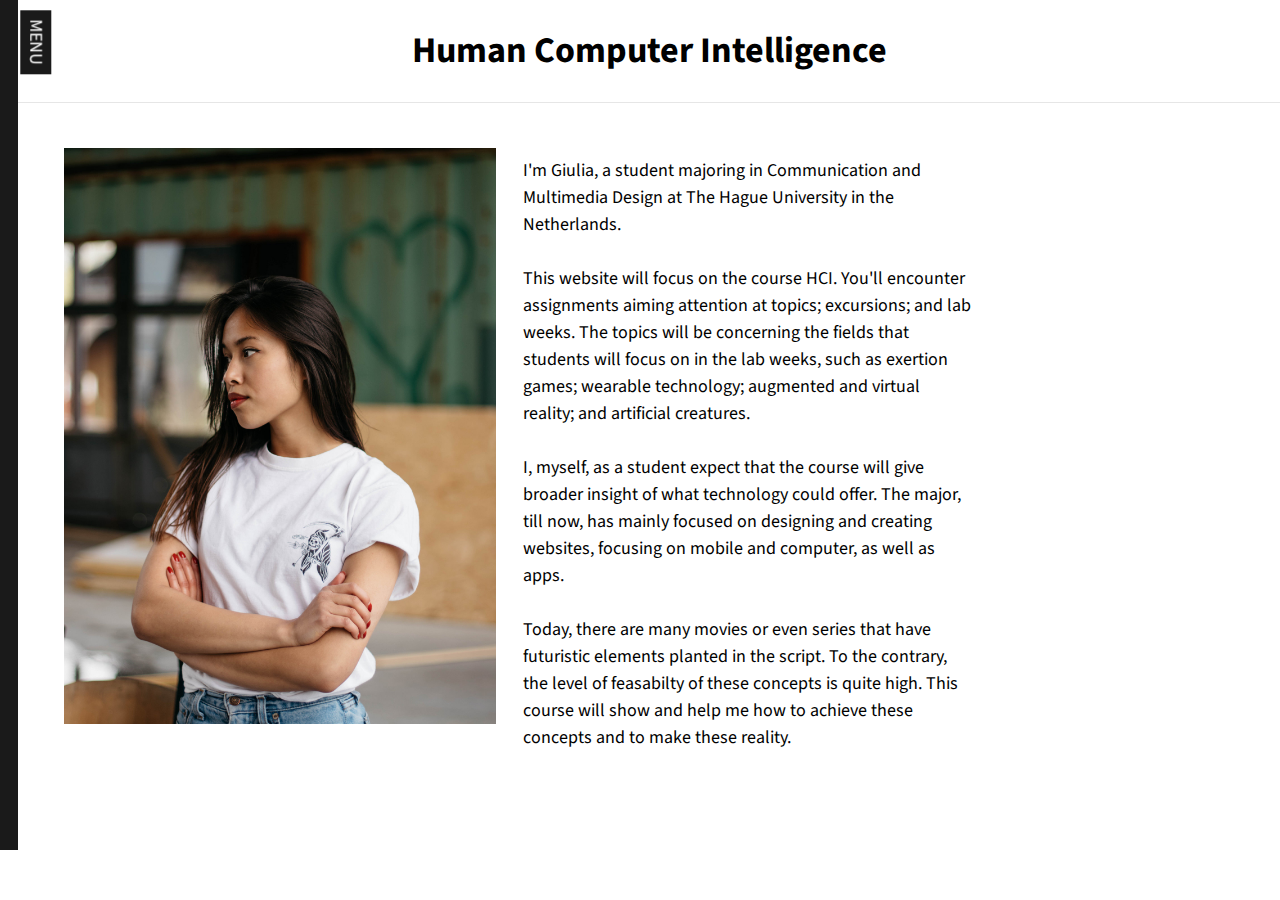
<file: index.html>
<!DOCTYPE html>
<html lang="en-US">

<head>
    <meta charset="UTF-8">
    <meta name="viewport" content="width=device-width, initial-scale=1">
    <title>Giulia de Goede HCI</title>
    <link href="https://fonts.googleapis.com/css?family=PT+Serif:400,400i,700,700i|Source+Sans+Pro:400,400i,600,600i" rel="stylesheet">
    <link rel="stylesheet" href="style-main.css" type="text/css" media="all">
	<script src="functions.js" defer></script>
</head>

<body class="site">
    <header class="masthead">
        <h1 class="site-title">Human Computer Intelligence</h1>
    </header><!-- .masthead -->

    <section class="main-nav">
		<button class="trigger" aria-expanded="false">MENU<span class="screen-reader-text">Reveal menu</span></button>

		<nav>
			<ul>
				<li><a href="index.html">HOME</a></li>
                <li>TOPICS</li>
                    <ul>
                        <li><a href="exertionGames.html">Exertion Games</a></li>
                        <li><a href="hc2.html">AR and VR</a></li>
                        <li><a href="hc3.html">Wearables</a></li>
                        <li><a href="artificialcreatures.html">Artificial Creatures</a></li>
                    </ul>
                <li>WORKSHOPS</li>
                    <ul>
                        <li><a href="workshop1.html">Computer Vision</a></li>
                        <li><a href="workshop2.html">Unity/Projection Mapping</a></li>
                        <li><a href="">Arduino</a></li>
                    </ul>
                <li><a href="excursie.html">EXCURSION</a></li>
                <li><a href="labweeks.html">LAB WEEKS</a></li>
			</ul>
		</nav>
	</section><!-- .main-nav -->

    <main id="content" class="main-area">
        <ul class="cards">
            <li class="card-item double">
                    <figure class="card">
                        <img src="images/giulia.jpg" alt="Lines on a tropical leaf.">
                        <figcaption class="caption">
                        </figcaption>
                    </figure>
            </li>
            <li class="card-item">
				<p>I'm Giulia, a student majoring in Communication and Multimedia Design at The Hague University in the Netherlands. <br/></br/>This website will focus on the course HCI. You'll encounter assignments aiming attention at topics; excursions; and lab weeks. The topics will be concerning the fields that students will focus on in the lab weeks, such as exertion games; wearable technology; augmented and virtual reality; and artificial creatures.<br/><br/>I, myself, as a student expect that the course will give broader insight of what technology could offer. The major, till now, has mainly focused on designing and creating websites, focusing on mobile and computer, as well as apps. <br/><br/>Today, there are many movies or even series that have futuristic elements planted in the script. To the contrary, the level of feasabilty of these concepts is quite high. This course will show and help me how to achieve these concepts and to make these reality.</p>
            </li>
        </ul>
    </main>
</body>

</html>
</file>
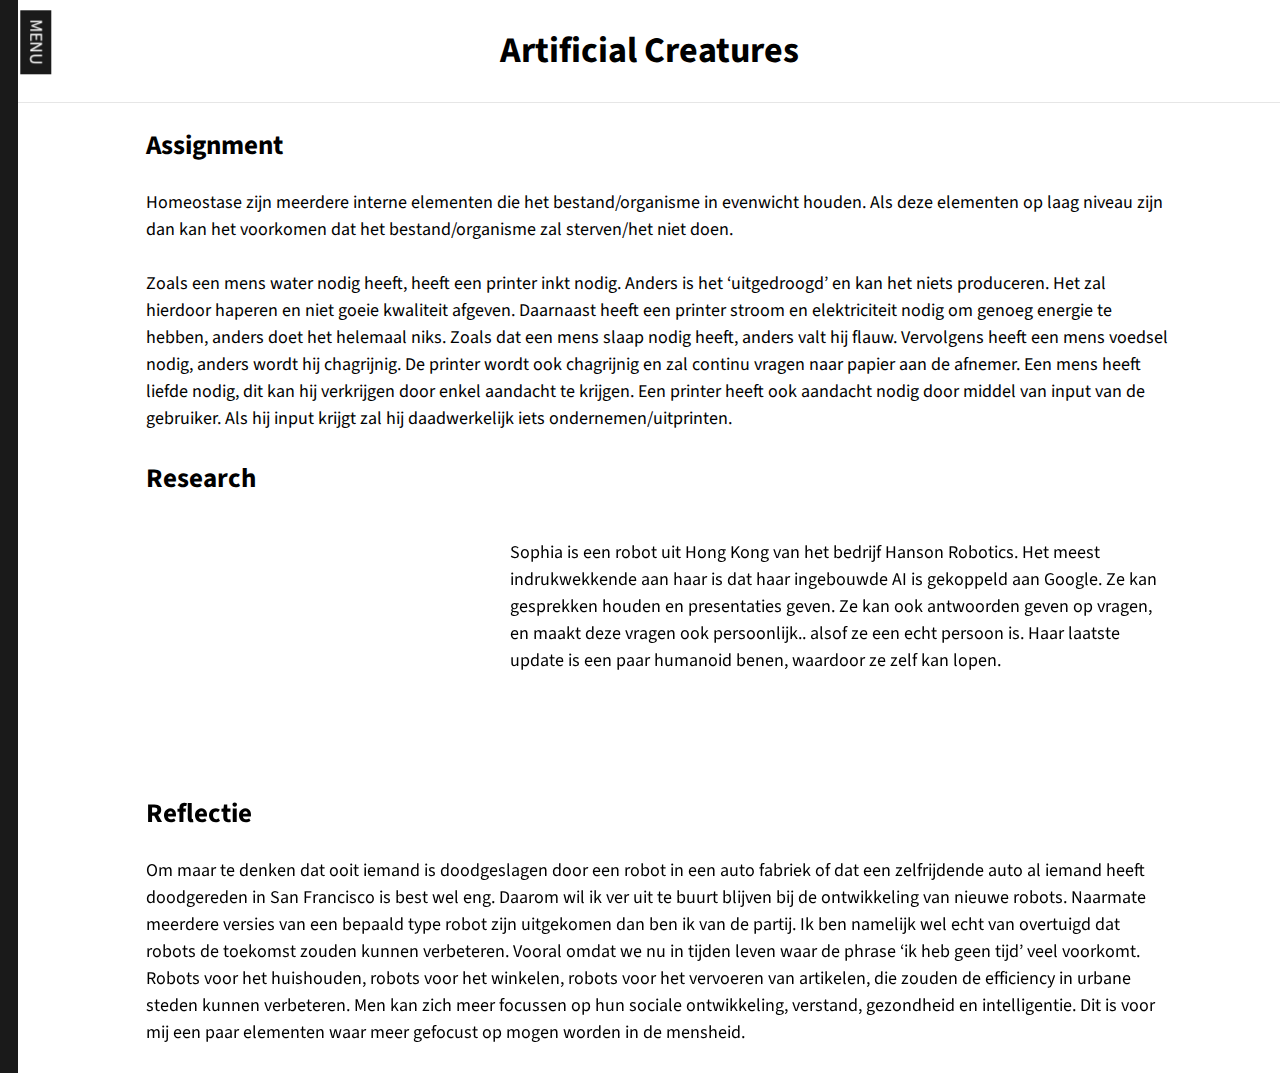
<file: artificialcreatures.html>
<!DOCTYPE html>
<html lang="en-US">

<head>
    <meta charset="UTF-8">
    <meta name="viewport" content="width=device-width, initial-scale=1">
    <title>Giulia de Goede HCI</title>
    <link href="https://fonts.googleapis.com/css?family=PT+Serif:400,400i,700,700i|Source+Sans+Pro:400,400i,600,600i" rel="stylesheet">
    <link rel="stylesheet" href="style-main.css" type="text/css" media="all">
	<script src="functions.js" defer></script>
</head>

<body class="site">
    <header class="masthead">
        <h1 class="site-title">Artificial Creatures</h1>
    </header><!-- .masthead -->

	<section class="main-nav">
		<button class="trigger" aria-expanded="false">MENU<span class="screen-reader-text">Reveal menu</span></button>

		<nav>
			<ul>
				<li><a href="index.html">HOME</a></li>
                <li>TOPICS</li>
                    <ul>
                        <li><a href="exertionGames.html">Exertion Games</a></li>
                        <li><a href="hc2.html">AR and VR</a></li>
                        <li><a href="hc3.html">Wearables</a></li>
                        <li><a href="artificialcreatures.html">Artificial Creatures</a></li>
                    </ul>
                <li>WORKSHOPS</li>
                    <ul>
                        <li><a href="workshop1.html">Computer Vision</a></li>
                        <li><a href="workshop2.html">Unity/Projection Mapping</a></li>
                        <li><a href="">Arduino</a></li>
                    </ul>
                <li><a href="excursie.html">EXCURSION</a></li>
                <li><a href="labweeks.html">LAB WEEKS</a></li>
			</ul>
		</nav>
	</section><!-- .main-nav -->

    <main id="content" class="main-area">
        <div class="art"><h2>Assignment</h2><p>Homeostase zijn meerdere interne elementen die het bestand/organisme in evenwicht houden. Als deze elementen op laag niveau zijn dan kan het voorkomen dat het bestand/organisme zal sterven/het niet doen. 
            <br/>
            <br/>
Zoals een mens water nodig heeft, heeft een printer inkt nodig. Anders is het ‘uitgedroogd’ en kan het niets produceren. Het zal hierdoor haperen en niet  goeie kwaliteit afgeven. Daarnaast heeft een printer stroom en elektriciteit nodig om genoeg energie te hebben, anders doet het helemaal niks. Zoals dat een mens slaap nodig heeft, anders valt hij flauw. Vervolgens heeft een mens voedsel nodig, anders wordt hij chagrijnig. De printer wordt ook chagrijnig en zal continu vragen naar papier aan de afnemer.  Een mens heeft liefde nodig, dit kan hij verkrijgen door enkel aandacht te krijgen. Een printer heeft ook aandacht nodig door middel van input van de gebruiker. Als hij input krijgt zal hij daadwerkelijk iets ondernemen/uitprinten.  
            </p>
<h2>Research</h2>
            <div class="research">
                <iframe class="youtube-player" type="text/html" width="450" height="250" src="https://www.youtube.com/embed/78-1MlkxyqI" frameborder="0"></iframe>
<p>
Sophia is een robot uit Hong Kong van het bedrijf Hanson Robotics. Het meest indrukwekkende aan haar is dat haar ingebouwde AI is gekoppeld aan Google. Ze kan gesprekken houden en presentaties geven. Ze kan ook antwoorden geven op vragen, en maakt deze vragen ook persoonlijk.. alsof ze een echt persoon is. Haar laatste update is een paar humanoid benen, waardoor ze zelf kan lopen. 
</p></div>
            
        <h2>Reflectie</h2>
        <p>Om maar te denken dat ooit iemand is doodgeslagen door een robot in een auto fabriek of dat een zelfrijdende auto al iemand heeft doodgereden in San Francisco is best wel eng. Daarom wil ik ver uit te buurt blijven bij de ontwikkeling van nieuwe robots. Naarmate meerdere versies van een bepaald type robot zijn uitgekomen dan ben ik van de partij. Ik ben namelijk wel echt van overtuigd dat robots de toekomst zouden kunnen verbeteren. Vooral omdat we nu in tijden leven waar de phrase ‘ik heb geen tijd’ veel voorkomt. Robots voor het huishouden, robots voor het winkelen, robots voor het vervoeren van artikelen, die zouden de efficiency in urbane steden kunnen verbeteren. Men kan zich meer focussen op hun sociale ontwikkeling, verstand, gezondheid en intelligentie. Dit is voor mij een paar elementen waar meer gefocust op mogen worden in de mensheid. </p></div>
    </main>
</body>

</html>
</file>
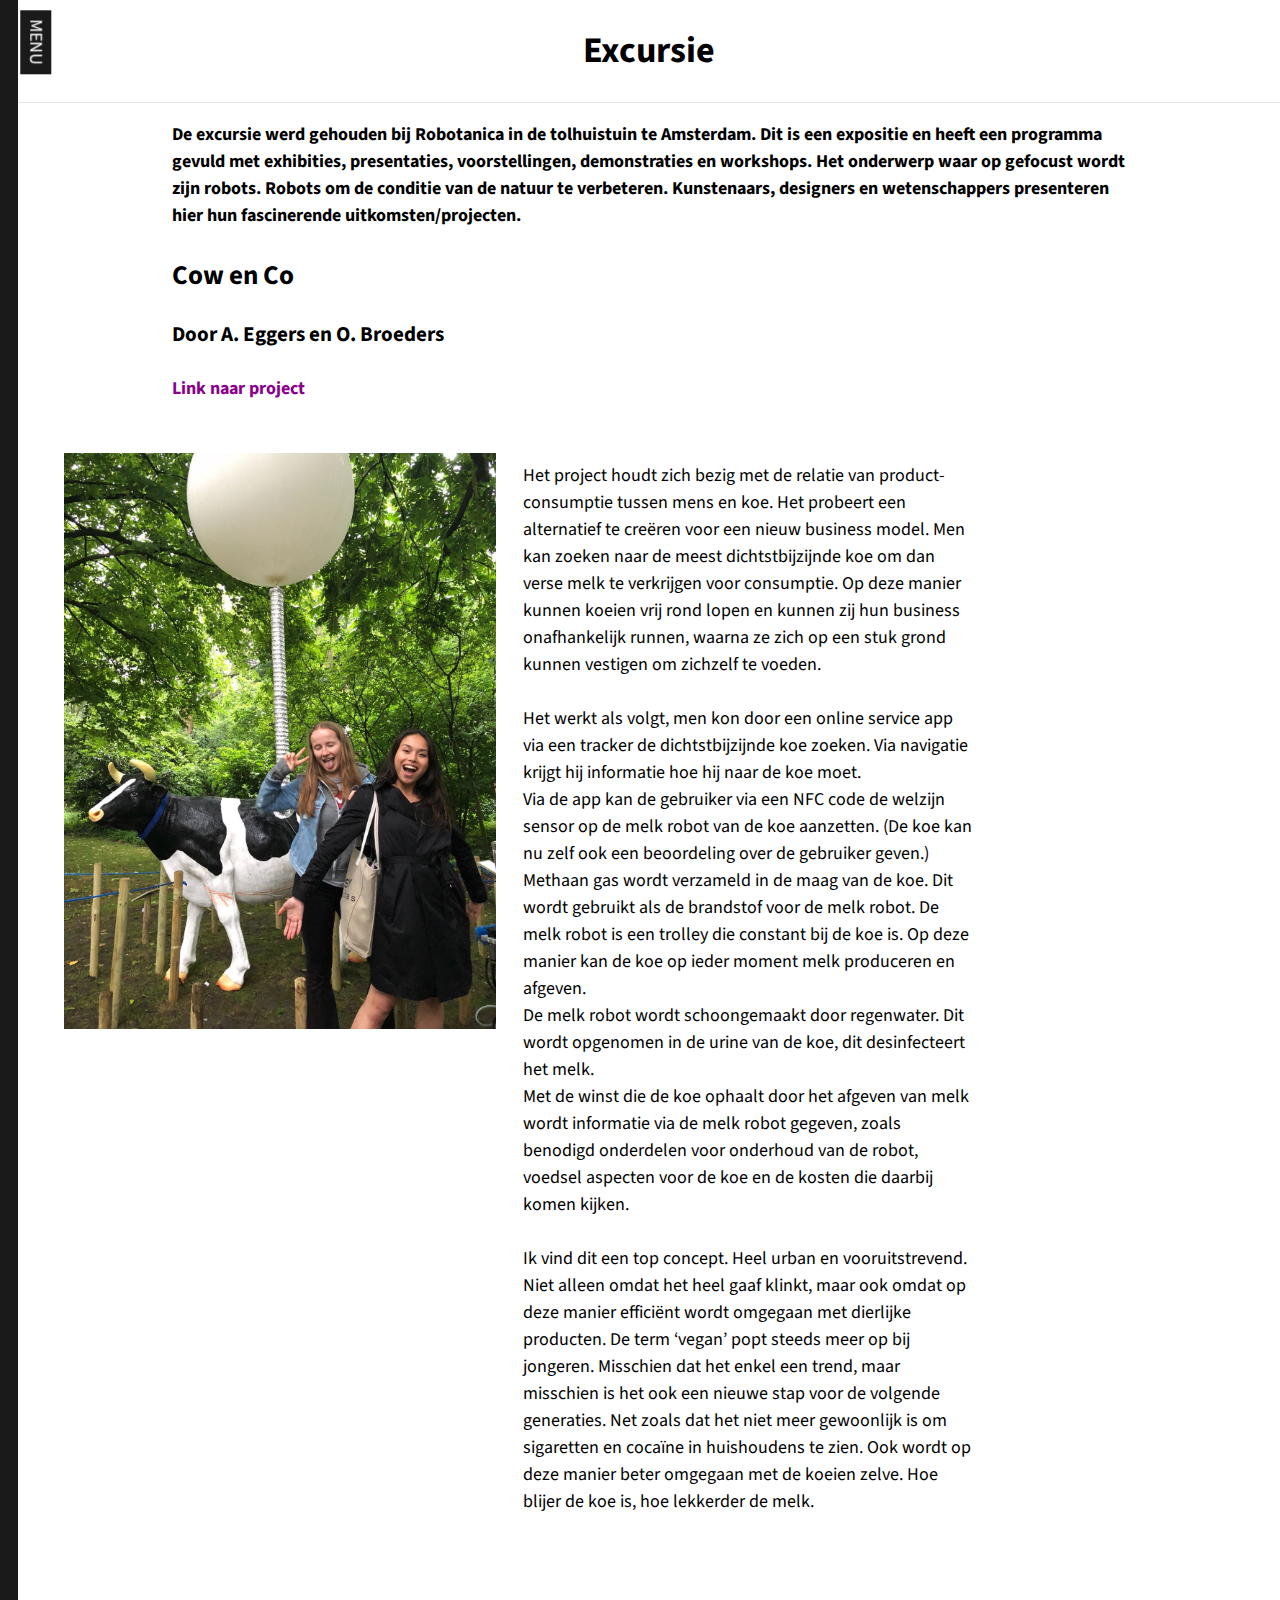
<file: excursie.html>
<!DOCTYPE html>
<html lang="en-US">

<head>
    <meta charset="UTF-8">
    <meta name="viewport" content="width=device-width, initial-scale=1">
    <title>Giulia de Goede HCI</title>
    <link href="https://fonts.googleapis.com/css?family=PT+Serif:400,400i,700,700i|Source+Sans+Pro:400,400i,600,600i" rel="stylesheet">
    <link rel="stylesheet" href="style-main.css" type="text/css" media="all">
	<script src="functions.js" defer></script>
</head>

<body class="site">
    <header class="masthead">
        <h1 class="site-title">Excursie</h1>
    </header><!-- .masthead -->

	<section class="main-nav">
		<button class="trigger" aria-expanded="false">MENU<span class="screen-reader-text">Reveal menu</span></button>

		<nav>
			<ul>
				<li><a href="index.html">HOME</a></li>
                <li>TOPICS</li>
                    <ul>
                        <li><a href="exertionGames.html">Exertion Games</a></li>
                        <li><a href="hc2.html">AR and VR</a></li>
                        <li><a href="hc3.html">Wearables</a></li>
                        <li><a href="artificialcreatures.html">Artificial Creatures</a></li>
                    </ul>
                <li>WORKSHOPS</li>
                    <ul>
                        <li><a href="workshop1.html">Computer Vision</a></li>
                        <li><a href="workshop2.html">Unity/Projection Mapping</a></li>
                        <li><a href="">Arduino</a></li>
                    </ul>
                <li><a href="excursie.html">EXCURSION</a></li>
                <li><a href="labweeks.html">LAB WEEKS</a></li>
			</ul>
		</nav>
	</section><!-- .main-nav -->

    <main id="content" class="main-area">
        <div class="inleiding"><p><b>De excursie werd gehouden bij Robotanica in de tolhuistuin te Amsterdam. Dit is een expositie en heeft een programma gevuld met exhibities, presentaties, voorstellingen, demonstraties en workshops. Het onderwerp waar op gefocust wordt zijn robots. Robots om de conditie van de natuur te verbeteren. Kunstenaars, designers en wetenschappers presenteren hier hun fascinerende uitkomsten/projecten.</b></p>

<h2>Cow en Co</h2>

            <h3>Door A. Eggers en O. Broeders</h3>
<h4><a href="https://www.postfossil.city/en/finalists/cow-co">Link naar project</a></h4></div>
        <ul class="cards">
            <li class="card-item double">
                    <figure class="card">
                        <img src="images/excursie.jpg">
                        <figcaption class="caption">
                        </figcaption>
                    </figure>
            </li>
            <li class="card-item">
				


<p>Het project houdt zich bezig met de relatie van product-consumptie tussen mens en koe. Het probeert een alternatief te creëren voor een nieuw business model. Men kan zoeken naar de meest dichtstbijzijnde koe om dan verse melk te verkrijgen voor consumptie. Op deze manier kunnen koeien vrij rond lopen en kunnen zij hun business onafhankelijk runnen, waarna ze zich op een stuk grond kunnen vestigen om zichzelf te voeden. 
<br/>
    <br/>
Het werkt als volgt, men kon door een online service app via een tracker de dichtstbijzijnde koe zoeken. Via navigatie krijgt hij informatie hoe hij naar de koe moet. 
    <br/>
Via de app kan de gebruiker via een NFC code de welzijn sensor op de melk robot van de koe aanzetten. (De koe kan nu zelf ook een beoordeling over de gebruiker geven.)
    <br/>
Methaan gas wordt verzameld in de maag van de koe. Dit wordt gebruikt als de brandstof voor de melk robot. De melk robot is een trolley die constant bij de koe is. Op deze manier kan de koe op ieder moment melk produceren en afgeven.
    <br/>
De melk robot wordt schoongemaakt door regenwater. Dit wordt opgenomen in de urine van de koe, dit desinfecteert het melk. 
    <br/>
Met de winst die de koe ophaalt door het afgeven van melk wordt informatie via de melk robot gegeven, zoals benodigd onderdelen voor onderhoud van de robot, voedsel aspecten voor de koe en de kosten die daarbij komen kijken.
<br/>
    <br/>
Ik vind dit een top concept. Heel urban en vooruitstrevend. Niet alleen omdat het heel gaaf klinkt, maar ook omdat op deze manier efficiënt wordt omgegaan met dierlijke producten. De term ‘vegan’ popt steeds meer op bij jongeren. Misschien dat het enkel een trend, maar misschien is het ook een nieuwe stap voor de volgende generaties. Net zoals dat het niet meer gewoonlijk is om sigaretten en cocaïne in huishoudens te zien. Ook wordt op deze manier beter omgegaan met de koeien zelve. Hoe blijer de koe is, hoe lekkerder de melk. 
</p>
            </li>
        </ul>
    </main>
</body>

</html>
</file>
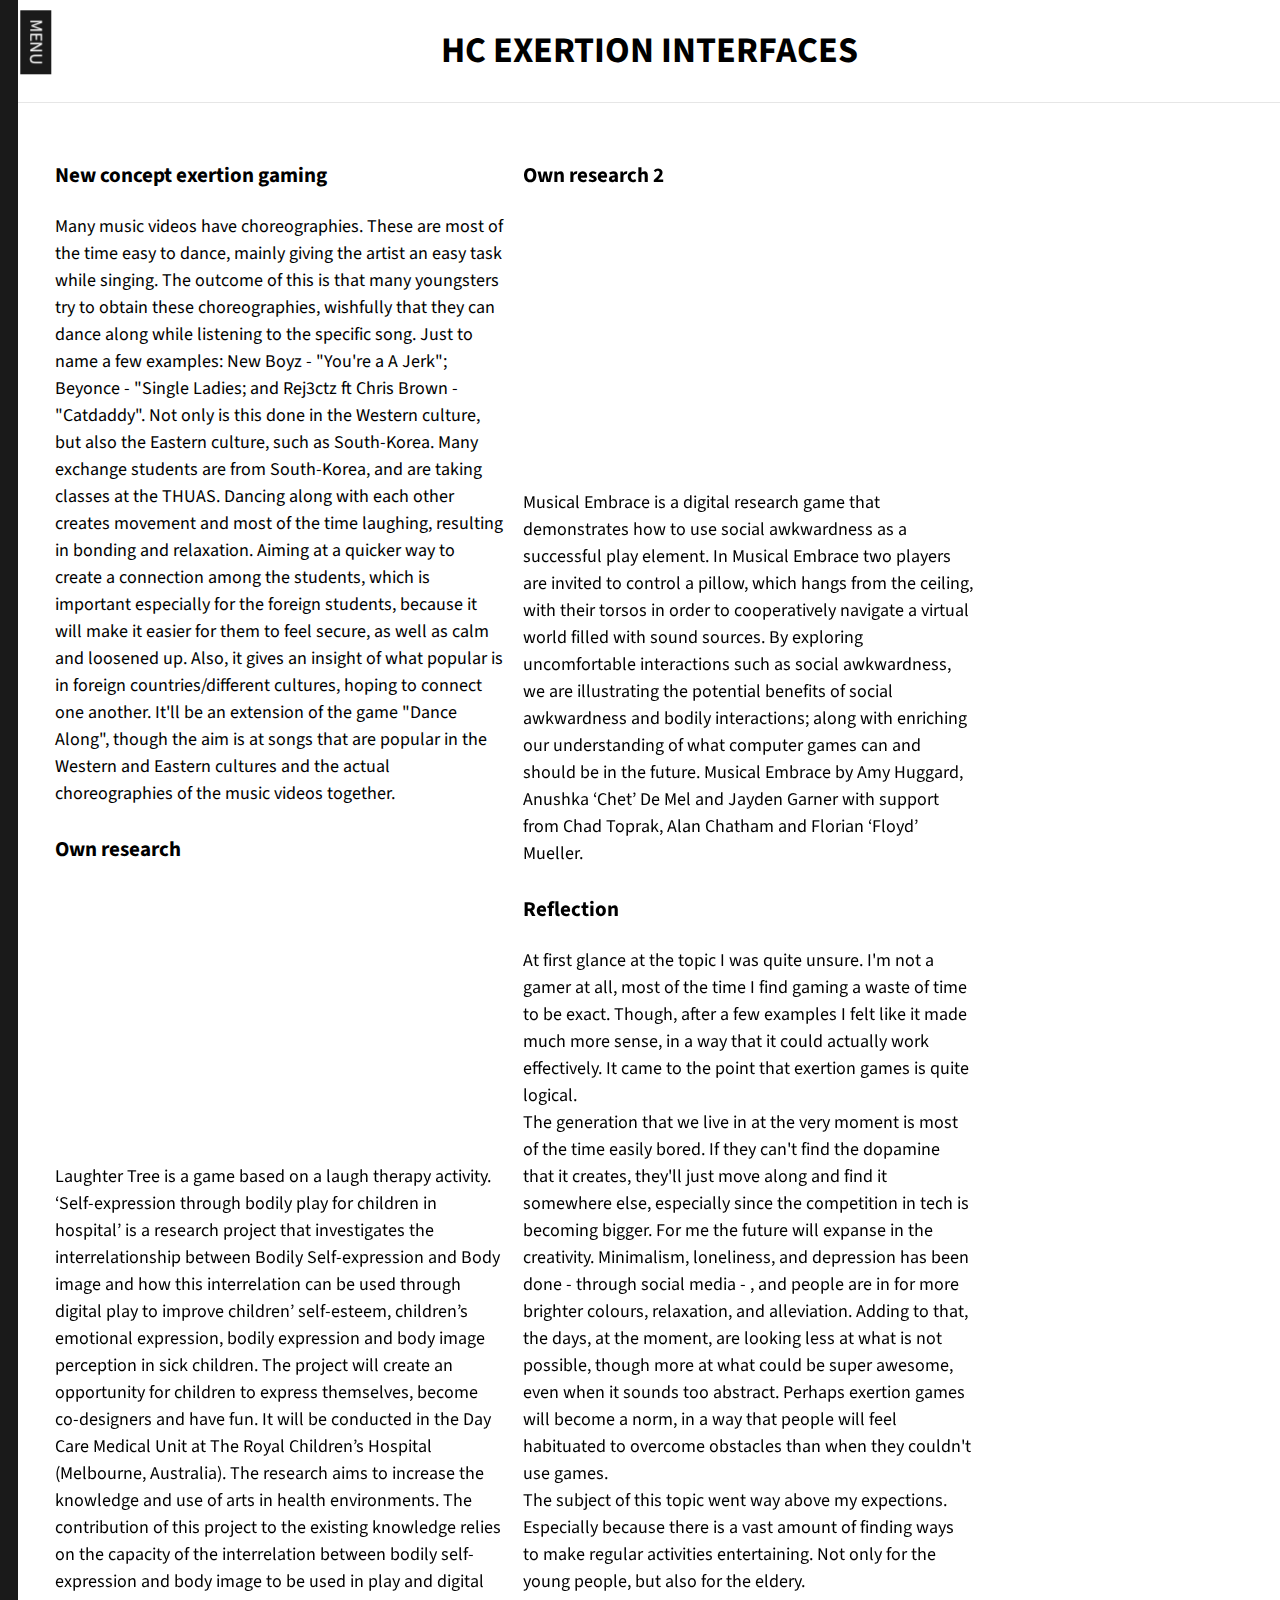
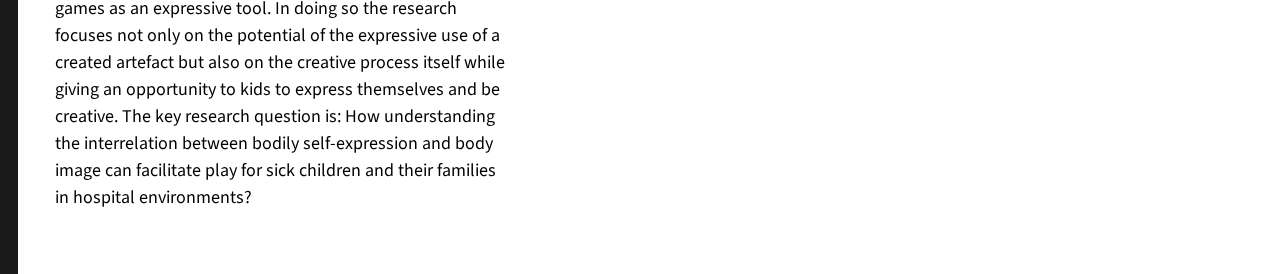
<file: exertionGames.html>
<!DOCTYPE html>
<html lang="en-US">

<head>
    <meta charset="UTF-8">
    <meta name="viewport" content="width=device-width, initial-scale=1">
    <title>Giulia de Goede HCI</title>
    <link href="https://fonts.googleapis.com/css?family=PT+Serif:400,400i,700,700i|Source+Sans+Pro:400,400i,600,600i" rel="stylesheet">
    <link rel="stylesheet" href="style-main.css" type="text/css" media="all">
	<script src="functions.js" defer></script>
</head>

<body class="site">
    <header class="masthead">
        <h1 class="site-title">HC EXERTION INTERFACES</h1>
    </header><!-- .masthead -->

	<section class="main-nav">
		<button class="trigger" aria-expanded="false">MENU<span class="screen-reader-text">Reveal menu</span></button>

		<nav>
			<ul>
				<li><a href="index.html">HOME</a></li>
                <li>TOPICS</li>
                    <ul>
                        <li><a href="exertionGames.html">Exertion Games</a></li>
                        <li><a href="hc2.html">AR and VR</a></li>
                        <li><a href="hc3.html">Wearables</a></li>
                        <li><a href="artificialcreatures.html">Artificial Creatures</a></li>
                    </ul>
                <li>WORKSHOPS</li>
                    <ul>
                        <li><a href="workshop1.html">Computer Vision</a></li>
                        <li><a href="workshop2.html">Unity/Projection Mapping</a></li>
                        <li><a href="">Arduino</a></li>
                    </ul>
                <li><a href="excursie.html">EXCURSION</a></li>
                <li><a href="labweeks.html">LAB WEEKS</a></li>
			</ul>
		</nav>
	</section><!-- .main-nav -->

    <main id="content" class="main-area">
        <ul class="cards">
            <li class="card-item double">
                <h3>New concept exertion gaming</h3>
                <p>Many music videos have choreographies. These are most of the time easy to dance, mainly giving the artist an easy task while singing. The outcome of this is that many youngsters try to obtain these choreographies, wishfully that they can dance along while listening to the specific song. Just to name a few examples: New Boyz - "You're a A Jerk"; Beyonce - "Single Ladies; and Rej3ctz ft Chris Brown - "Catdaddy". Not only is this done in the Western culture, but also the Eastern culture, such as South-Korea. Many exchange students are from South-Korea, and are taking classes at the THUAS. Dancing along with each other creates movement and most of the time laughing, resulting in bonding and relaxation. Aiming at a quicker way to create a connection among the students, which is important especially for the foreign students, because it will make it easier for them to feel secure, as well as calm and loosened up. Also, it gives an insight of what popular is in foreign countries/different cultures, hoping to connect one another. It'll be an extension of the game "Dance Along", though the aim is at songs that are popular in the Western and Eastern cultures and the actual choreographies of the music videos together. </p>
                <h3>Own research</h3>
                <iframe class="youtube-player" type="text/html" width="450" height="250" src="https://www.youtube.com/embed/EJjzMJtCmsA" frameborder="0"></iframe>
                <p>Laughter Tree is a game based on a laugh therapy activity. ‘Self-expression through bodily play for children in hospital’ is a research project that investigates the interrelationship between Bodily Self-expression and Body image and how this interrelation can be used through digital play to improve children’ self-esteem, children’s emotional expression, bodily expression and body image perception in sick children. The project will create an opportunity for children to express themselves, become co-designers and have fun. It will be conducted in the Day Care Medical Unit at The Royal Children’s Hospital (Melbourne, Australia).
                The research aims to increase the knowledge and use of arts in health environments. The contribution of this project to the existing knowledge relies on the capacity of the interrelation between bodily self-expression and body image to be used in play and digital games as an expressive tool. In doing so the research focuses not only on the potential of the expressive use of a created artefact but also on the creative process itself while giving an opportunity to kids to express themselves and be creative.
                The key research question is: How understanding the interrelation between bodily self-expression and body image can facilitate play for sick children and their families in hospital environments?
                </p>
            </li>
            <li class="card-item">
                <h3>Own research 2</h3>
                <iframe class="youtube-player" type="text/html" width="450" height="250" src="https://www.youtube.com/embed/7LmUyIqdpRo" frameborder="0"></iframe>
				<p>Musical Embrace is a digital research game that demonstrates how to use social awkwardness as a successful play element. In Musical Embrace two players are invited to control a pillow, which hangs from the ceiling, with their torsos in order to cooperatively navigate a virtual world filled with sound sources. By exploring uncomfortable interactions such as social awkwardness, we are illustrating the potential benefits of social awkwardness and bodily interactions; along with enriching our understanding of what computer games can and should be in the future.

                Musical Embrace by Amy Huggard, Anushka ‘Chet’ De Mel and Jayden Garner with support from Chad Toprak, Alan Chatham and Florian ‘Floyd’ Mueller.</p>
                <h3>Reflection</h3>
                <p>At first glance at the topic I was quite unsure. I'm not a gamer at all, most of the time I find gaming a waste of time to be exact. Though, after a few examples I felt like it made much more sense, in a way that it could actually work effectively. It came to the point that exertion games is quite logical.<br/>The generation that we live in at the very moment is most of the time easily bored. If they can't find the dopamine that it creates, they'll just move along and find it somewhere else, especially since the competition in tech is becoming bigger. For me the future will expanse in the creativity. Minimalism, loneliness, and depression has been done - through social media - , and people are in for more brighter colours, relaxation, and alleviation. Adding to that, the days, at the moment, are looking less at what is not possible, though more at what could be super awesome, even when it sounds too abstract. Perhaps exertion games will become a norm, in a way that people will feel habituated to overcome obstacles than when they couldn't use games.<br/>The subject of this topic went way above my expections. Especially because there is a vast amount of finding ways to make regular activities entertaining. Not only for the young people, but also for the eldery.  </p>
            </li>

        </ul>
    </main>
</body>

</html>
</file>
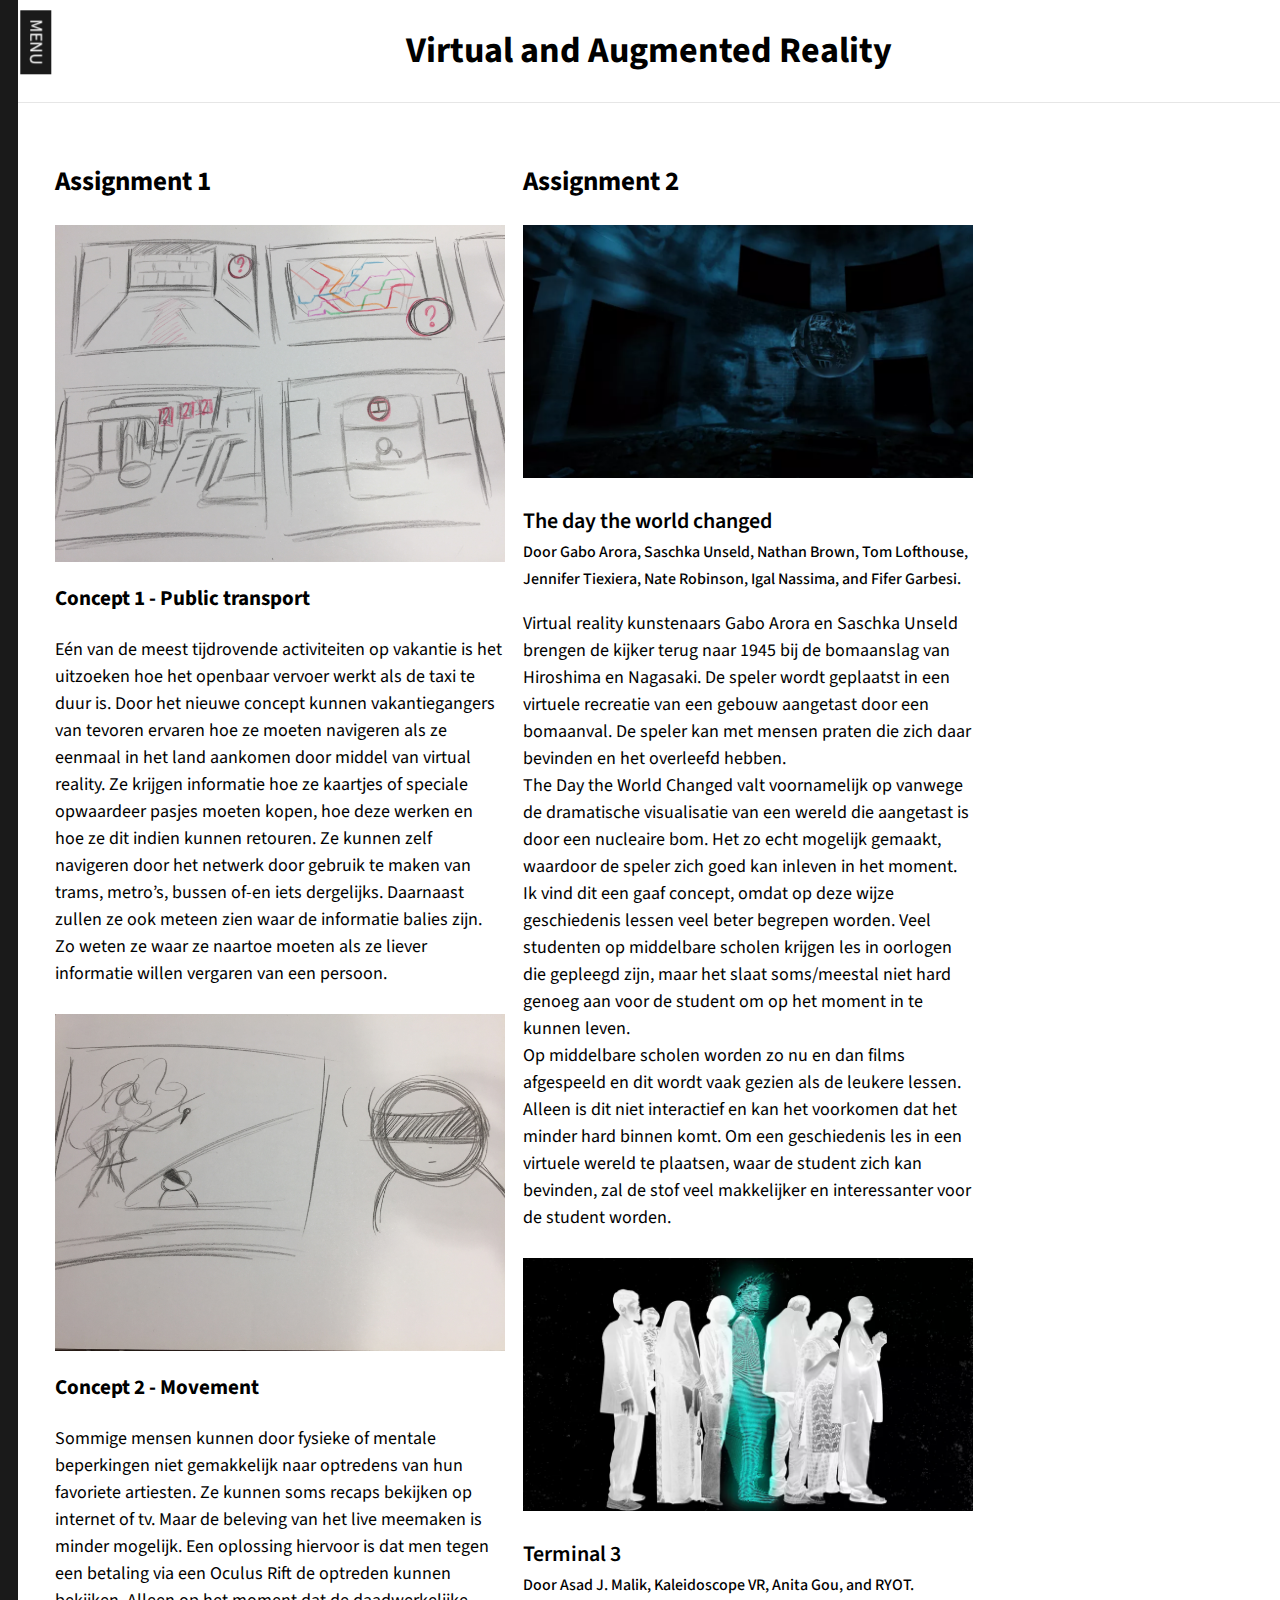
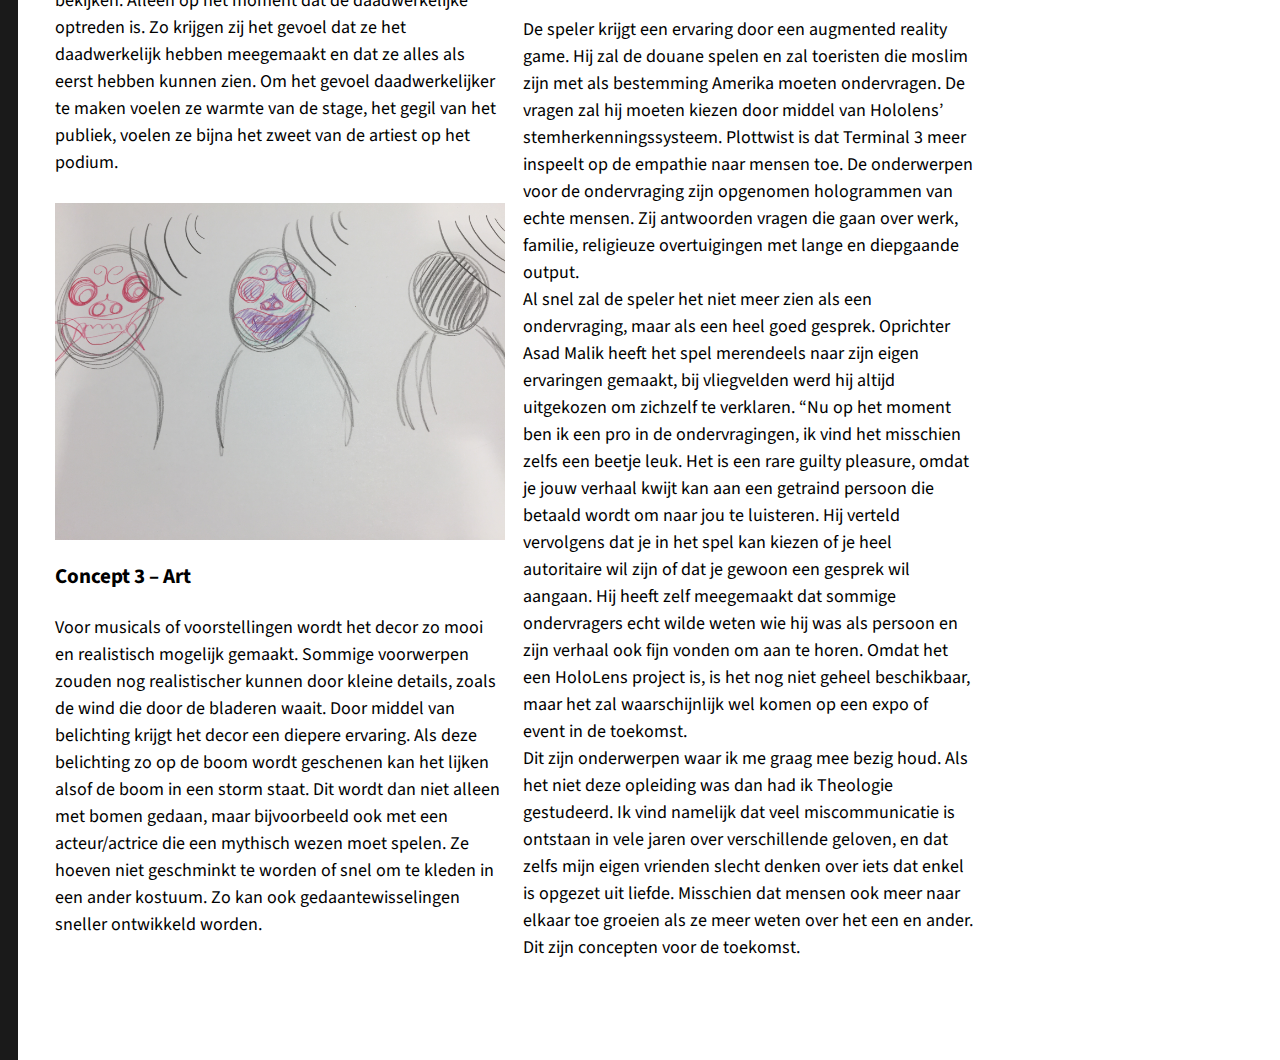
<file: hc2.html>
<!DOCTYPE html>
<html lang="en-US">

<head>
    <meta charset="UTF-8">
    <meta name="viewport" content="width=device-width, initial-scale=1">
    <title>Giulia de Goede HCI</title>
    <link href="https://fonts.googleapis.com/css?family=PT+Serif:400,400i,700,700i|Source+Sans+Pro:400,400i,600,600i" rel="stylesheet">
    <link rel="stylesheet" href="style-main.css" type="text/css" media="all">
	<script src="functions.js" defer></script>
</head>

<body class="site">
    <header class="masthead">
        <h1 class="site-title">Virtual and Augmented Reality</h1>
    </header><!-- .masthead -->

	<section class="main-nav">
		<button class="trigger" aria-expanded="false">MENU<span class="screen-reader-text">Reveal menu</span></button>

		<nav>
			<ul>
				<li><a href="index.html">HOME</a></li>
                <li>TOPICS</li>
                    <ul>
                        <li><a href="exertionGames.html">Exertion Games</a></li>
                        <li><a href="hc2.html">AR and VR</a></li>
                        <li><a href="hc3.html">Wearables</a></li>
                        <li><a href="artificialcreatures.html">Artificial Creatures</a></li>
                    </ul>
                <li>WORKSHOPS</li>
                    <ul>
                        <li><a href="workshop1.html">Computer Vision</a></li>
                        <li><a href="workshop2.html">Unity/Projection Mapping</a></li>
                        <li><a href="">Arduino</a></li>
                    </ul>
                <li><a href="excursie.html">EXCURSION</a></li>
                <li><a href="labweeks.html">LAB WEEKS</a></li>
			</ul>
		</nav>
	</section><!-- .main-nav -->

    <main id="content" class="main-area">
        <ul class="cards">
            <li class="card-item double">
                <h2>Assignment 1</h2>
                <img src="images/vrarws1.jpg"/>
                <h3>Concept 1 - Public transport</h3>
<p>Eén van de meest tijdrovende activiteiten op vakantie is het uitzoeken hoe het openbaar vervoer werkt als de taxi te duur is. Door het nieuwe concept kunnen vakantiegangers van tevoren ervaren hoe ze moeten navigeren als ze eenmaal in het land aankomen door middel van virtual reality. Ze krijgen informatie hoe ze kaartjes of speciale opwaardeer pasjes moeten kopen, hoe deze werken en hoe ze dit indien kunnen retouren. Ze kunnen zelf navigeren door het netwerk door gebruik te maken van trams, metro’s, bussen of-en iets dergelijks. Daarnaast zullen ze ook meteen zien waar de informatie balies zijn. Zo weten ze waar ze naartoe moeten als ze liever informatie willen vergaren van een persoon.</p> 

<img src="images/vrarws2.jpg"/>
<h3>Concept 2 - Movement</h3>

<p>Sommige mensen kunnen door fysieke of mentale beperkingen niet gemakkelijk naar optredens van hun favoriete artiesten. Ze kunnen soms recaps bekijken op internet of tv. Maar de beleving van het live meemaken is minder mogelijk. Een oplossing hiervoor is dat men tegen een betaling via een Oculus Rift de optreden kunnen bekijken. Alleen op het moment dat de daadwerkelijke optreden is. Zo krijgen zij het gevoel dat ze het daadwerkelijk hebben meegemaakt en dat ze alles als eerst hebben kunnen zien. Om het gevoel daadwerkelijker te maken voelen ze warmte van de stage, het gegil van het publiek, voelen ze bijna het zweet van de artiest op het podium.</p> 
<img src="images/vrarws3.jpg"/>
<h3>Concept 3 – Art</h3>

<p>Voor musicals of voorstellingen wordt het decor zo mooi en realistisch mogelijk gemaakt. Sommige voorwerpen zouden nog realistischer kunnen door kleine details, zoals de wind die door de bladeren waait. Door middel van belichting krijgt het decor een diepere ervaring. Als deze belichting zo op de boom wordt geschenen kan het lijken alsof de boom in een storm staat. Dit wordt dan niet alleen met bomen gedaan, maar bijvoorbeeld ook met een acteur/actrice die een mythisch wezen moet spelen. Ze hoeven niet geschminkt te worden of snel om te kleden in een ander kostuum. Zo kan ook gedaantewisselingen sneller ontwikkeld worden. 
</p>
            </li>
            <li class="card-item">
                <h2>Assignment 2</h2>
                <img src="images/vrar1.jpg">
                <br/>
                <span class="title">The day the world changed</span>
                <br/>
                <span>Door Gabo Arora, Saschka Unseld, Nathan Brown, Tom Lofthouse, Jennifer Tiexiera, Nate Robinson, Igal Nassima, and Fifer Garbesi.</span>
                <p>Virtual reality kunstenaars Gabo Arora en Saschka Unseld brengen de kijker terug naar 1945 bij de bomaanslag van Hiroshima en Nagasaki. De speler wordt geplaatst in een virtuele recreatie van een gebouw aangetast door een bomaanval. De speler kan met mensen praten die zich daar bevinden en het overleefd hebben. <br/>
The Day the World Changed valt voornamelijk op vanwege de dramatische visualisatie van een wereld die aangetast is door een nucleaire bom.  Het zo echt mogelijk gemaakt, waardoor de speler zich goed kan inleven in het moment. 
<br/>
Ik vind dit een gaaf concept, omdat op deze wijze geschiedenis lessen veel beter begrepen worden. Veel studenten op middelbare scholen krijgen les in oorlogen die gepleegd zijn, maar het slaat soms/meestal niet hard genoeg aan voor de student om op het moment in te kunnen leven. <br/>
Op middelbare scholen worden zo nu en dan films afgespeeld en dit wordt vaak gezien als de leukere lessen. Alleen is dit niet interactief en kan het voorkomen dat het minder hard binnen komt. Om een geschiedenis les in een virtuele wereld te plaatsen, waar de student zich kan bevinden, zal de stof veel makkelijker en interessanter voor de student worden. 
</p>
                <img src="images/vrar2.jpg"/>
                <br/>
                <span class="title">Terminal 3</span>
                <br/>
                <span>Door Asad J. Malik, Kaleidoscope VR, Anita Gou, and RYOT.</span>
                <p>De speler krijgt een ervaring door een augmented reality game. Hij zal de douane spelen en zal toeristen die moslim zijn met als bestemming Amerika moeten ondervragen. De vragen zal hij moeten kiezen door middel van Hololens’ stemherkenningssysteem. Plottwist is dat Terminal 3 meer inspeelt op de empathie naar mensen toe. De onderwerpen voor de ondervraging zijn opgenomen hologrammen van echte mensen. Zij antwoorden vragen die gaan over werk, familie, religieuze overtuigingen met lange en diepgaande output. <br/>
Al snel zal de speler het niet meer zien als een ondervraging, maar als een heel goed gesprek.
Oprichter Asad Malik heeft het spel merendeels naar zijn eigen ervaringen gemaakt, bij vliegvelden werd hij altijd uitgekozen om zichzelf te verklaren. “Nu op het moment ben ik een pro in de ondervragingen, ik vind het misschien zelfs een beetje leuk. Het is een rare guilty pleasure, omdat je jouw verhaal kwijt kan aan een getraind persoon die betaald wordt om naar jou te luisteren. Hij verteld vervolgens dat je in het spel kan kiezen of je heel autoritaire wil zijn of dat je gewoon een gesprek wil aangaan. Hij heeft zelf meegemaakt dat sommige ondervragers echt wilde weten wie hij was als persoon en zijn verhaal ook fijn vonden om aan te horen. Omdat het een HoloLens project is, is het nog niet geheel beschikbaar, maar het zal waarschijnlijk wel komen op een expo of event in de toekomst. <br/>
                    Dit zijn onderwerpen waar ik me graag mee bezig houd. Als het niet deze opleiding was dan had ik Theologie gestudeerd. Ik vind namelijk dat veel miscommunicatie is ontstaan in vele jaren over verschillende geloven, en dat zelfs mijn eigen vrienden slecht denken over iets dat enkel is opgezet uit liefde. Misschien dat mensen ook meer naar elkaar toe groeien als ze meer weten over het een en ander. Dit zijn concepten voor de toekomst. 
</p>
				
            </li>

        </ul>
    </main>
</body>

</html>
</file>
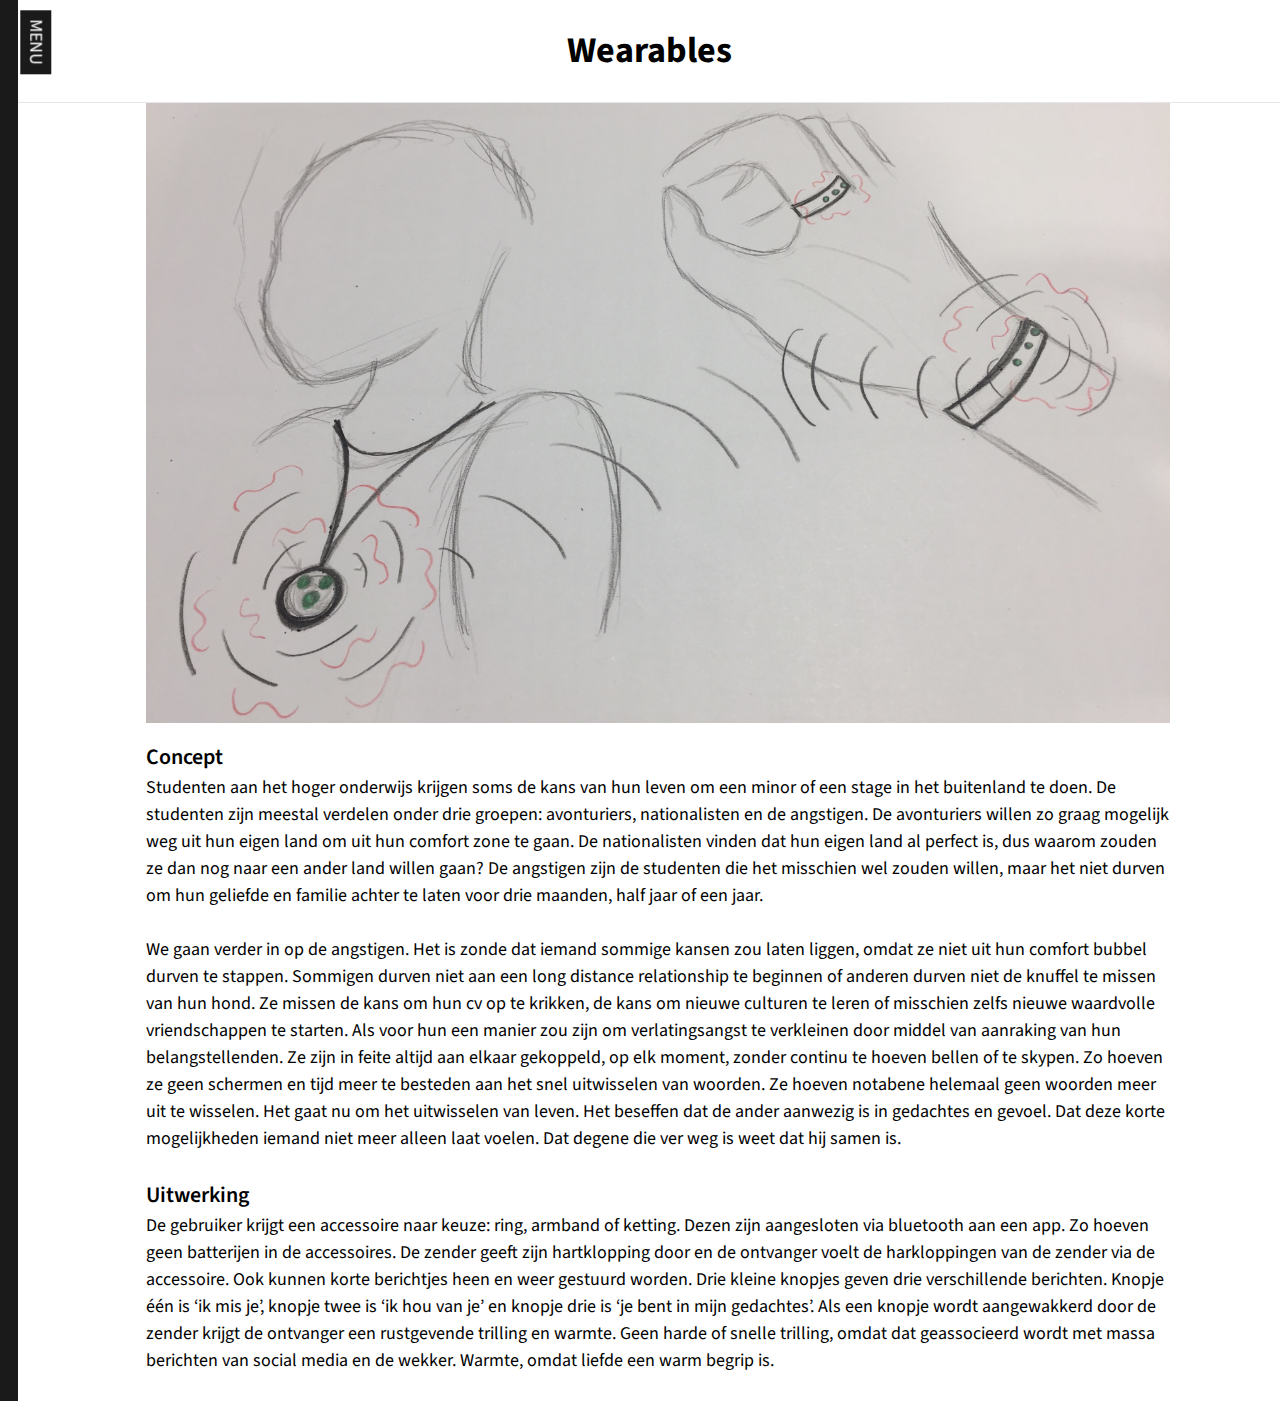
<file: hc3.html>
<!DOCTYPE html>
<html lang="en-US">

<head>
    <meta charset="UTF-8">
    <meta name="viewport" content="width=device-width, initial-scale=1">
    <title>Giulia de Goede HCI</title>
    <link href="https://fonts.googleapis.com/css?family=PT+Serif:400,400i,700,700i|Source+Sans+Pro:400,400i,600,600i" rel="stylesheet">
    <link rel="stylesheet" href="style-main.css" type="text/css" media="all">
	<script src="functions.js" defer></script>
</head>

<body class="site">
    <header class="masthead">
        <h1 class="site-title">Wearables</h1>
    </header><!-- .masthead -->

	<section class="main-nav">
		<button class="trigger" aria-expanded="false">MENU<span class="screen-reader-text">Reveal menu</span></button>

		<nav>
			<ul>
				<li><a href="index.html">HOME</a></li>
                <li>TOPICS</li>
                    <ul>
                        <li><a href="exertionGames.html">Exertion Games</a></li>
                        <li><a href="hc2.html">AR and VR</a></li>
                        <li><a href="hc3.html">Wearables</a></li>
                        <li><a href="artificialcreatures.html">Artificial Creatures</a></li>
                    </ul>
                <li>WORKSHOPS</li>
                    <ul>
                        <li><a href="workshop1.html">Computer Vision</a></li>
                        <li><a href="workshop2.html">Unity/Projection Mapping</a></li>
                        <li><a href="">Arduino</a></li>
                    </ul>
                <li><a href="excursie.html">EXCURSION</a></li>
                <li><a href="labweeks.html">LAB WEEKS</a></li>
			</ul>
		</nav>
	</section><!-- .main-nav -->

    
    <div class="text">
        <img src="images/wearable.jpg"/>
        
        <p>
            <span class="title">Concept</span>
            <br/>
Studenten aan het hoger onderwijs krijgen soms de kans van hun leven om een minor of een stage in het buitenland te doen. De studenten zijn meestal verdelen onder drie groepen: avonturiers, nationalisten en de angstigen. De avonturiers willen zo graag mogelijk weg uit hun eigen land om uit hun comfort zone te gaan. De nationalisten vinden dat hun eigen land al perfect is, dus waarom zouden ze dan nog naar een ander land willen gaan? De angstigen zijn de studenten die het misschien wel zouden willen, maar het niet durven om hun geliefde en familie achter te laten voor drie maanden, half jaar of een jaar. 
<br/>
            <br/>
We gaan verder in op de angstigen. Het is zonde dat iemand sommige kansen zou laten liggen, omdat ze niet uit hun comfort bubbel durven te stappen. Sommigen durven niet aan een long distance relationship te beginnen of anderen durven niet de knuffel te missen van hun hond. Ze missen de kans om hun cv op te krikken, de kans om nieuwe culturen te leren of misschien zelfs nieuwe waardvolle vriendschappen te starten. 

Als voor hun een manier zou zijn om verlatingsangst te verkleinen door middel van aanraking van hun belangstellenden. Ze zijn in feite altijd aan elkaar 
    gekoppeld, op elk moment, zonder continu te hoeven bellen of te skypen. Zo hoeven ze geen schermen en tijd meer te besteden aan het snel uitwisselen van woorden. Ze hoeven notabene helemaal geen woorden meer uit te wisselen. Het gaat nu om het uitwisselen van leven. Het  beseffen dat de ander aanwezig is in gedachtes en gevoel. Dat deze korte mogelijkheden iemand niet meer alleen laat voelen. Dat degene die ver weg is weet dat hij samen is. 
<br/>
    <br/>
    <span class="title">Uitwerking</span>
    <br/>
De gebruiker krijgt een accessoire naar keuze: ring, armband of ketting. Dezen zijn aangesloten via bluetooth aan een app. Zo hoeven geen batterijen in de accessoires. De zender geeft zijn hartklopping door en de ontvanger voelt de harkloppingen van de zender via de accessoire. Ook kunnen korte berichtjes heen en weer gestuurd worden. Drie kleine knopjes geven drie verschillende berichten. Knopje één is ‘ik mis je’, knopje twee is ‘ik hou van je’ en knopje drie is ‘je bent in mijn  gedachtes’. Als een knopje wordt aangewakkerd door de zender krijgt de ontvanger een rustgevende trilling en warmte. Geen harde of snelle trilling, omdat dat geassocieerd wordt met massa berichten van social media en de wekker. Warmte, omdat liefde een warm begrip is. 


</p>
    </div>
</body>

</html>
</file>
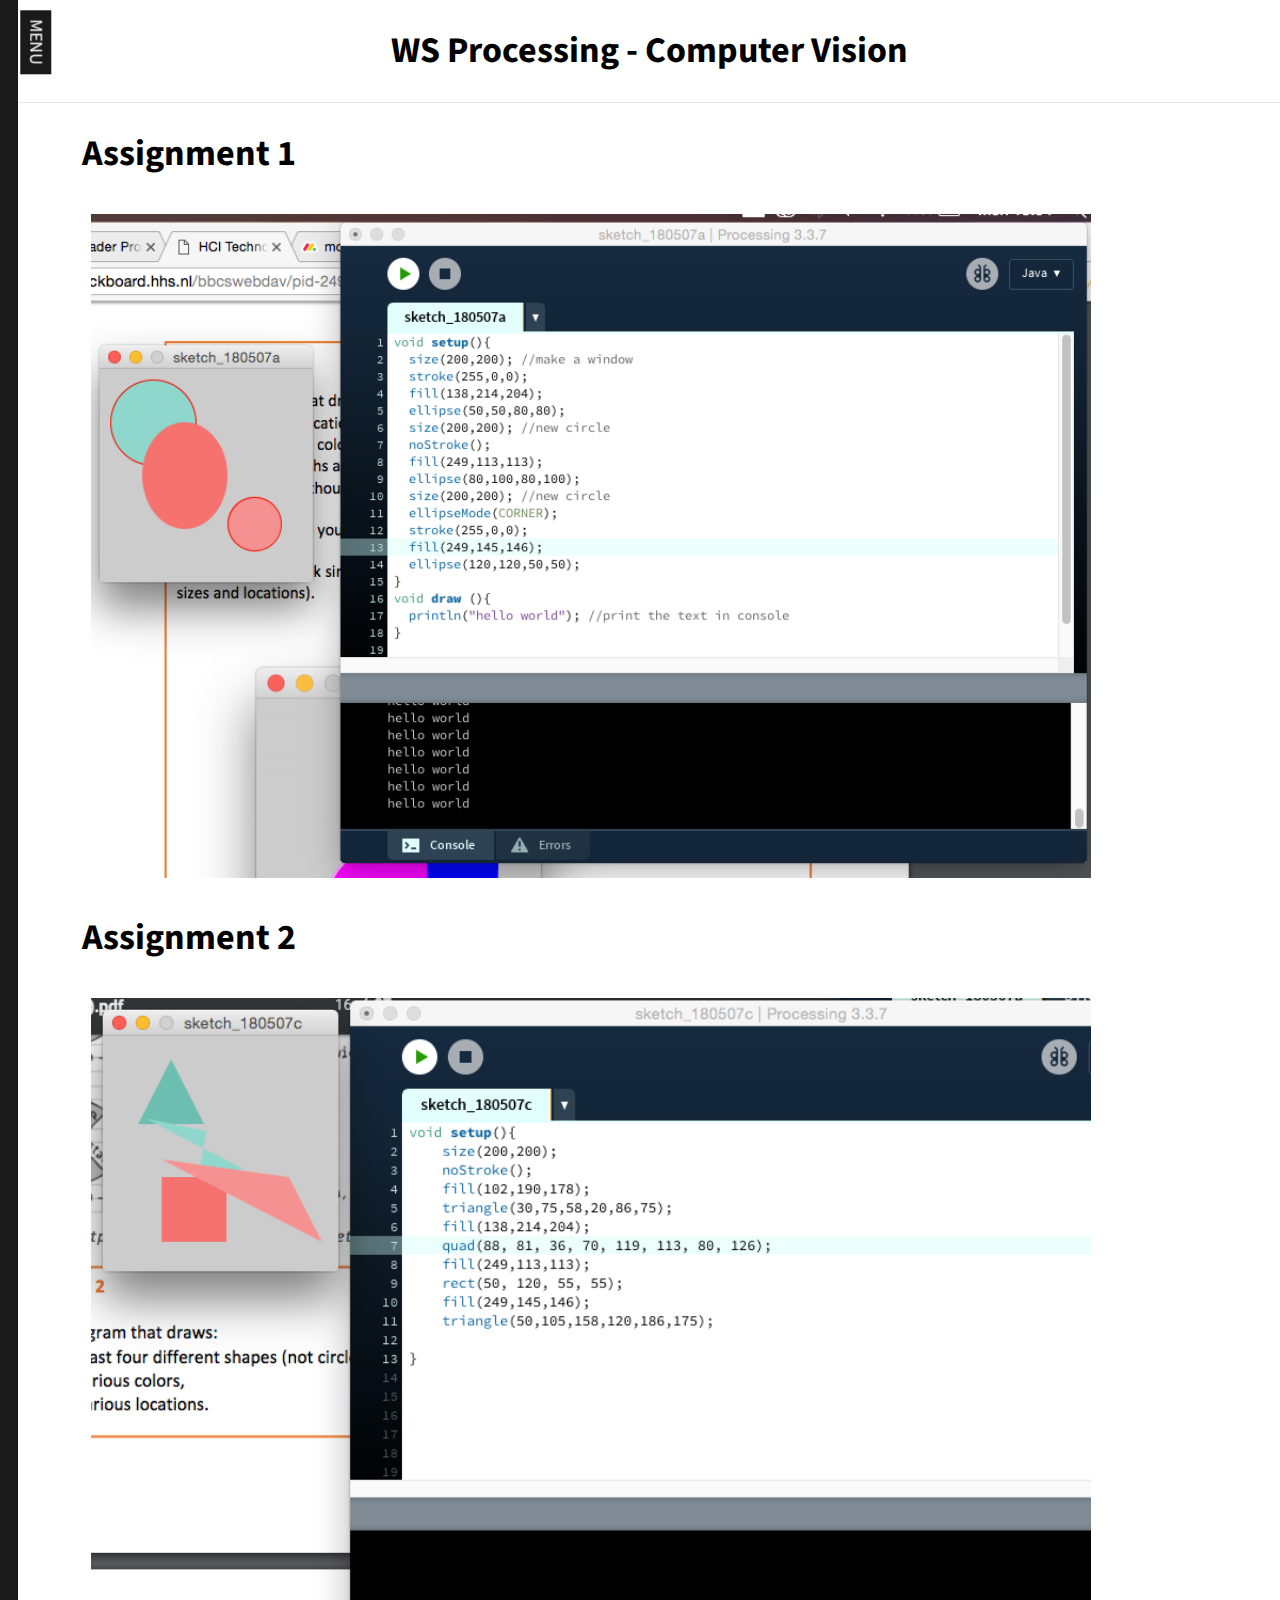
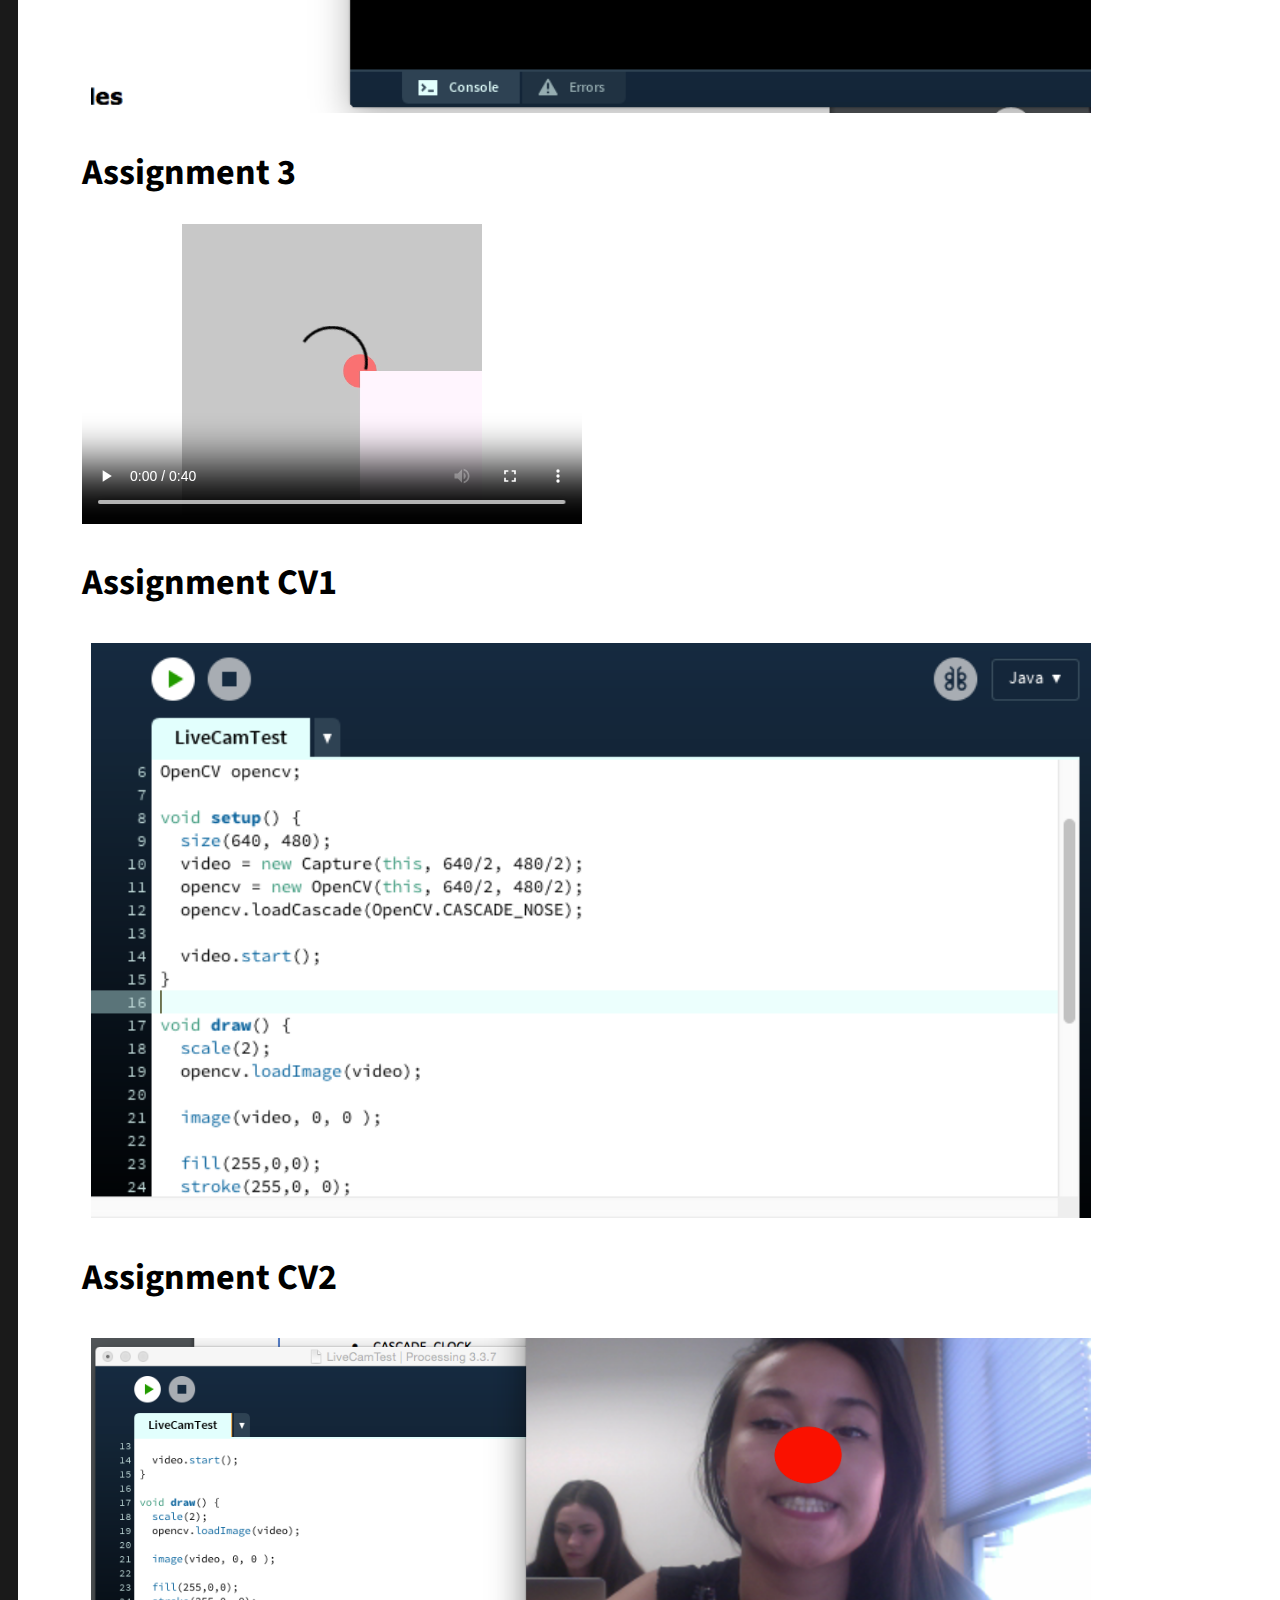
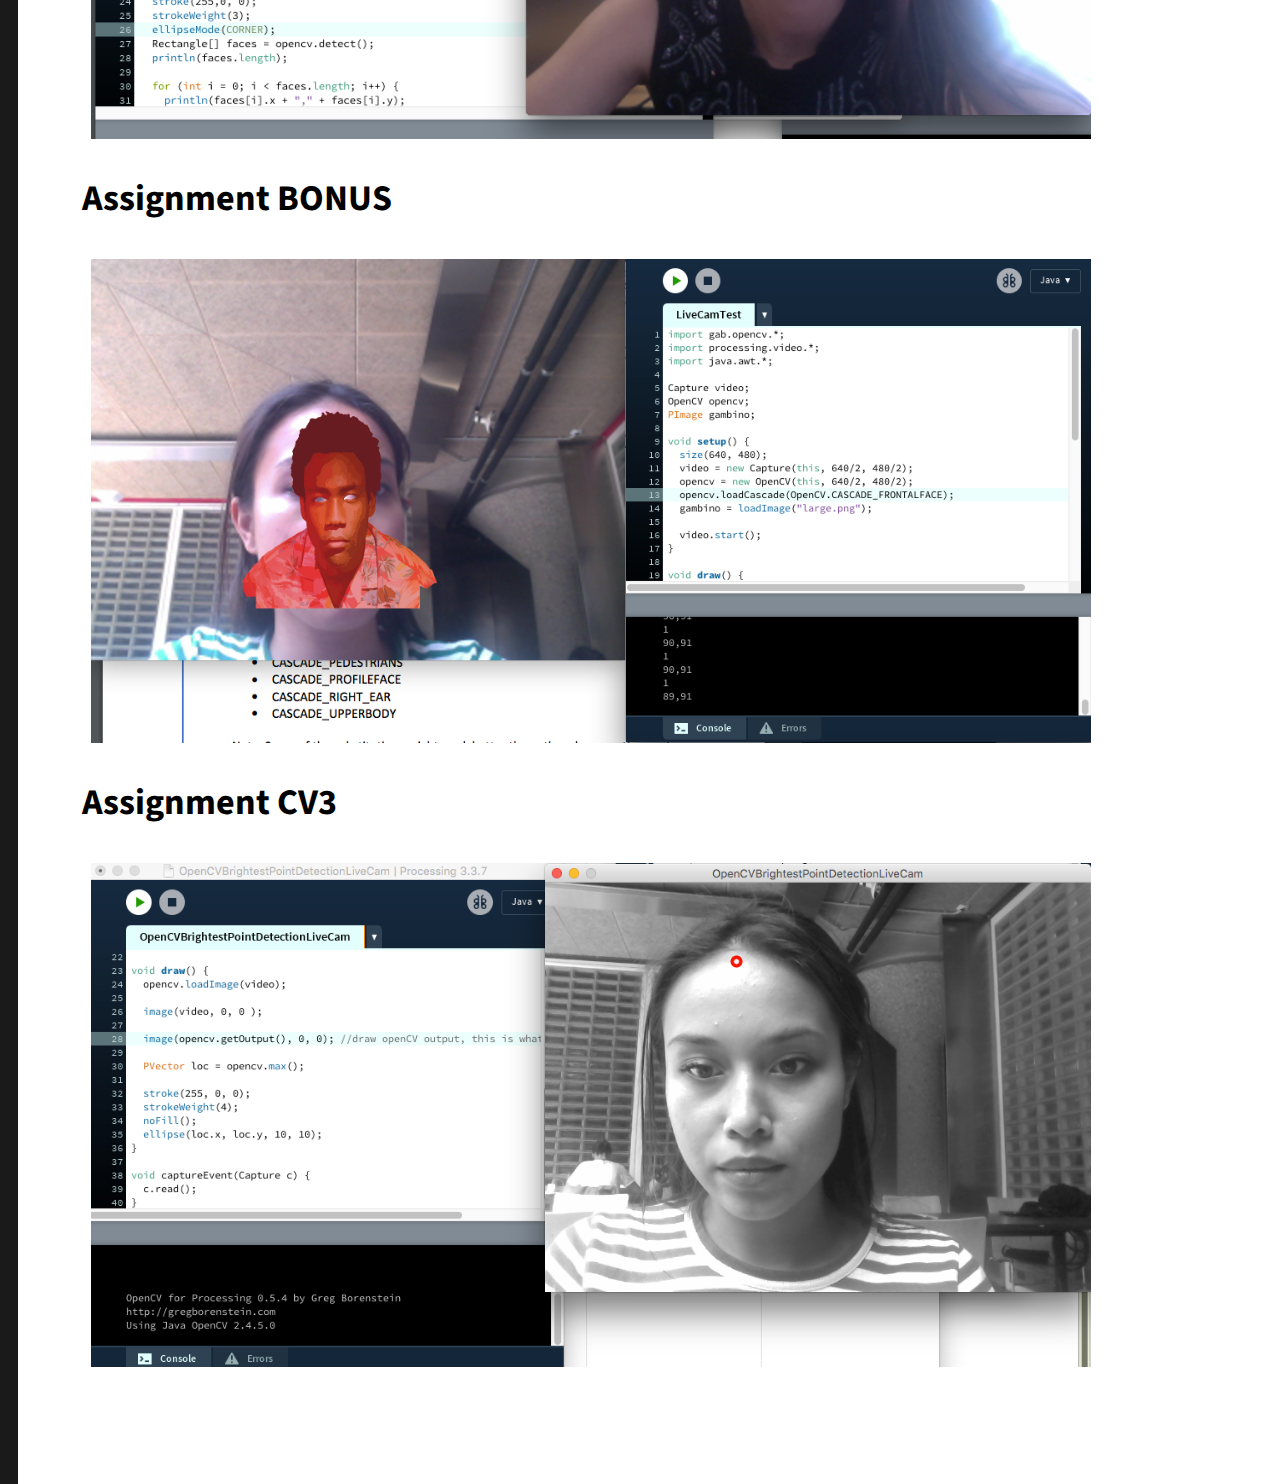
<file: workshop1.html>
<!DOCTYPE html>
<html lang="en-US">

<head>
    <meta charset="UTF-8">
    <meta name="viewport" content="width=device-width, initial-scale=1">
    <title>Giulia de Goede HCI</title>
    <link href="https://fonts.googleapis.com/css?family=PT+Serif:400,400i,700,700i|Source+Sans+Pro:400,400i,600,600i" rel="stylesheet">
    <link rel="stylesheet" href="style-main.css" type="text/css" media="all">
	<script src="functions.js" defer></script>
</head>

<body class="site">
    <header class="masthead">
        <h1 class="site-title">WS Processing - Computer Vision</h1>
    </header><!-- .masthead -->

	<section class="main-nav">
		<button class="trigger" aria-expanded="false">MENU<span class="screen-reader-text">Reveal menu</span></button>

		<nav>
			<ul>
				<li><a href="index.html">HOME</a></li>
                <li>TOPICS</li>
                    <ul>
                        <li><a href="exertionGames.html">Exertion Games</a></li>
                        <li><a href="hc2.html">AR and VR</a></li>
                        <li><a href="hc3.html">Wearables</a></li>
                        <li><a href="artificialcreatures.html">Artificial Creatures</a></li>
                    </ul>
                <li>WORKSHOPS</li>
                    <ul>
                        <li><a href="workshop1.html">Computer Vision</a></li>
                        <li><a href="workshop2.html">Unity/Projection Mapping</a></li>
                        <li><a href="">Arduino</a></li>
                    </ul>
                <li><a href="excursie.html">EXCURSION</a></li>
                <li><a href="labweeks.html">LAB WEEKS</a></li>
			</ul>
		</nav>
	</section><!-- .main-nav -->

    <main id="content" class="main-area">
        <div class="workshop1">
            <h1>Assignment 1</h1>
                    <figure class="card">
                        <img src="images/ass1.png" >
                        <figcaption class="caption">
                        </figcaption>
                    </figure>
            <h1>Assignment 2</h1>
                    <figure class="card">
                        <img src="images/ass2.png" >
                        <figcaption class="caption">
                        </figcaption>
                    </figure>
            
                 <h1>Assignment 3</h1>
                    <video controls="controls" width="500" height="300" 
        src="images/ass3.mov"></video>
            				
            <h1>Assignment CV1</h1>
                    <figure class="card">
                        <img src="images/cv1.png" >
                        <figcaption class="caption">
                        </figcaption>
                    </figure>
            <h1>Assignment CV2</h1>
                    <figure class="card">
                        <img src="images/assCV.png" width="500" height="300">
                        <figcaption class="caption">
                        </figcaption>
                    </figure>
            <h1>Assignment BONUS</h1>
                    <figure class="card">
                        <img src="images/bonus.png" >
                        <figcaption class="caption">
                        </figcaption>
                    </figure>
                 <h1>Assignment CV3</h1>
                    <figure class="card">
                        <img src="images/cv3.png" >
                        <figcaption class="caption">
                        </figcaption>
                    </figure>
            
        </div>
        <ul class="cards">
            <li class="card-item double">
                
                 
            </li>
            <li class="card-item">

                 
                
            </li>
        </ul>
    </main>
</body>

</html>
</file>
<file: style-main.css>
.unity{
    width: 80vw;
    margin-left: 10vw;
    display: flex;
    justify-content: center;
    
}
.product{
    width: 80vw;
    display: flex;
    justify-content: center;
}

.photo{
    display: flex;
}

.photo video{
    width: 30%;
    margin: 2%;
}

.photo img{
    width: 30%;
    margin: 2%;
    height: 30%;
}

.photoFour img{
    width: 20%;
    margin: 2%;
    height: 20%;
}

.photoFour{
    display: flex;
}

.photoFour video{
    width: 20%;
    margin: 2%;
}
.lab{
    width: 80vw;
    margin-left: 10vw;
}
.research{
    display: flex;
}

.research p{
    margin-left: 5vw;
}

.art{
    width: 80vw;
    margin-left: 10vw;
}

.inleiding{
    width: 75vw;
    margin-left: 12vw;   
}

h4 a{
    text-decoration: none;
    color: darkmagenta;
}

.workshop1{
    width: 90vw;
    margin-left: 5vw;
}

.workshop1 img {
    display: flex;
    width:1000px; /* you can use % */
    height: auto;
    align-items: center;
    justify-content: center;
}

}
.text {
    display: grid;
    width: 90vw;
    margin-left: 5vw;
    grid-template-columns: 50% 50%;
    grid-template-rows: auto;
}

.text img{
    width: 80vw;
    margin-left: 10vw;
}

.text p{
    width: 80vw;
    margin-left: 10vw;
}

span{
    font-weight: 500;
    font-size: 16px;
}

.title{
    font-size: 22px;
    font-weight: 600;
}
/*--------------------------------------------------------------
Accessibility
--------------------------------------------------------------*/
/* Text meant only for screen readers */
.screen-reader-text {
	clip: rect(1px, 1px, 1px, 1px);
	position: absolute !important;
	height: 1px;
	width: 1px;
	overflow: hidden;
}

.screen-reader-text:hover,
.screen-reader-text:active,
.screen-reader-text:focus {
	background-color: #f1f1f1;
	border-radius: 3px;
	box-shadow: 0 0 2px 2px rgba(0, 0, 0, 0.6);
	clip: auto !important;
	color: #21759b;
	display: block;
	font-size: 18px;
	height: auto;
	left: 5px;
	line-height: normal;
	padding: 15px 23px 14px;
	text-decoration: none;
	top: 5px;
	width: auto;
	z-index: 100000; /* Above WP toolbar */
}

/*--------------------------------------------------------------
Typography
--------------------------------------------------------------*/

body {
	margin: 0;
}

body,
button,
input,
select,
textarea {
	font-family: 'Source Sans Pro', 'Helvetica', 'Arial', sans-serif;
	font-size: 18px;
	line-height: 1.5;
}

h1,
h2,
h3,
h4,
h5,
h6 {
	clear: both;
}

p {
	margin-bottom: 1.5em;
}

b,
strong {
	font-weight: bold;
}

dfn,
cite,
em,
i {
	font-style: italic;
}

blockquote {
	margin: 0 1.5em;
}

address {
	margin: 0 0 1.5em;
}

pre {
    display: inline-block;
    font-family: "Courier 10 Pitch", Courier, monospace;
    color: #ddca7e;
    background: #282c34;
	padding: .5em .8em;
    border-radius: .2em;
}

code,
kbd,
tt,
var {
	font: 15px Monaco, Consolas, "Andale Mono", "DejaVu Sans Mono", monospace;
}

abbr,
acronym {
	border-bottom: 1px dotted #666;
	cursor: help;
}

mark,
ins {
	background: #fff9c0;
	text-decoration: none;
}

sup,
sub {
	font-size: 75%;
	height: 0;
	line-height: 0;
	position: relative;
	vertical-align: baseline;
}

sup {
	bottom: 1ex;
}

sub {
	top: .5ex;
}

small {
	font-size: 75%;
}

big {
	font-size: 125%;
}

figure {
	margin: 0;
}


/*--------------------------------------------------------------
General styling
--------------------------------------------------------------*/


img {
	display: block;
	border: 0;
	width: 100%;
	height: auto;
}


/*--------------------------------------------------------------
Header:
--------------------------------------------------------------*/

.masthead {
	padding: 0 1em;
	text-align: center;
	border-bottom: 1px solid hsl(0, 0%, 90%);
}

/*--------------------------------------------------------------
Navigation:
--------------------------------------------------------------*/
.main-nav {
	padding: 1em;
	font-size: 1.1em;
	color: white;
    background-color: hsl(0, 0%, 10%);
}

.trigger {
	display: none;
	padding: .1em .5em;
	color: white;
	background: hsl(0, 0%, 10%);
	border: none;
	transform: rotate(90deg);
}

.trigger:focus,
.trigger:hover {
	outline: 2px dotted hsl(0, 0%, 10%);
}

.trigger:focus {
	outline-color: white;
}

.main-nav ul {
	display: flex;
	justify-content: center;
	flex-wrap: wrap;
	margin: 0;
	padding: 0;
	list-style-type: none;
}

.main-nav a {
	display: block;
	padding: .4em 1em;
	color: white;
	text-decoration: none;
}

.main-nav a:focus,
.main-nav a:hover {
	color: yellow;
}

/*--------------------------------------------------------------
Cards:
--------------------------------------------------------------*/

.cards {
	max-width: 25em;
	margin: 1em auto;
	padding: 0;
	list-style-type: none;

}

.cards a {
	display: block;
	margin-bottom: 1em;
	text-decoration: none;
}

.caption {
	padding: 1em;
	font-size: 90%;
	color: black;
}

.caption-title {
	margin: 0;
	font-size: 1.4em;
	line-height: 1em;
}

.caption p {
	margin-top: .5em;
	margin-bottom: 0;
}

.cards a:focus .caption,
.cards a:hover .caption {
	background: hsl(0, 0%, 97%);
}


/*--------------------------------------------------------------
Sidebar:
--------------------------------------------------------------*/

.twin {
	padding: 2em;
	background: #2185C5;
	color: white;
}

.twin:last-of-type {
	background: #FF7F66;
}

/*--------------------------------------------------------------
Footer:
--------------------------------------------------------------*/

.colophon {
	padding: 2em;
	background: hsl(0, 0%, 10%);
	color: white;
	text-align: center;
}

.colophon a {
	color: white;
}

.colophon a:hover,
.colophon a:focus {
	border-bottom: 1px solid white;
}

/*--------------------------------------------------------------
CSS Grid layout for wider screens, when browser supports grid:
--------------------------------------------------------------*/
@supports (grid-area: auto) {

	@media screen and (min-width: 27em) {

		.site {
			position: relative;
			left: -14em;
			overflow-x: hidden;
			display: grid;
			grid-template-columns: 15em calc(100% - 1em);
			grid-template-areas:
				"nav header"
				"nav main"
				"nav sidebar"
				"nav footer";
			transition: left .6s;
		}

		.reveal {
			left: 0;
		}

		.masthead {
			grid-area: header;
		}

		.main-area {
			grid-area: main;
		}

		.sidebar {
			grid-area: sidebar;
		}

		.colophon {
			grid-area: footer;
		}

		.main-nav {
			grid-area: nav;
		}

		.main-nav ul {
			/*position: fixed;*/
			display: none;
			flex-direction: column;
		}

		.open ul {
			display: flex;
		}

		.trigger {
			position: fixed;
			display: block;
			top: 1.5em;
			left: .2em;
			transition: left .6s;
		}

		.reveal .trigger {
			left: 14em;
		}


		.cards {
			margin: 0 auto;
			padding: 1em;
		}

		.card {
			margin: 1em 0;
			padding: .5em;
			display: grid;
			grid-template-columns: 8em auto;
		}

		.cards a:focus,
		.cards a:hover {
			outline: 1px solid hsl(0, 0%, 80%);
		}


	}

	@media screen and (min-width: 60em) {

		.cards {
			max-width: none;
			margin: 1em 0;
			display: grid;
			grid-template-columns: repeat(2, 25em);
			grid-gap: 1em;
			justify-content: center;
		}

		.card {
			margin: 0;
		}

		.double {
			grid-row: span 3;
		}

		.double .card {
			display: block;
		}

	}

	@media screen and (min-width: 78em) {

		.site {
			grid-template-columns: 15em calc(100% - 16em) 15em;
			grid-template-areas:
				"nav header header"
				"nav main sidebar"
				"nav footer footer";
		}
	}

}
</file>
